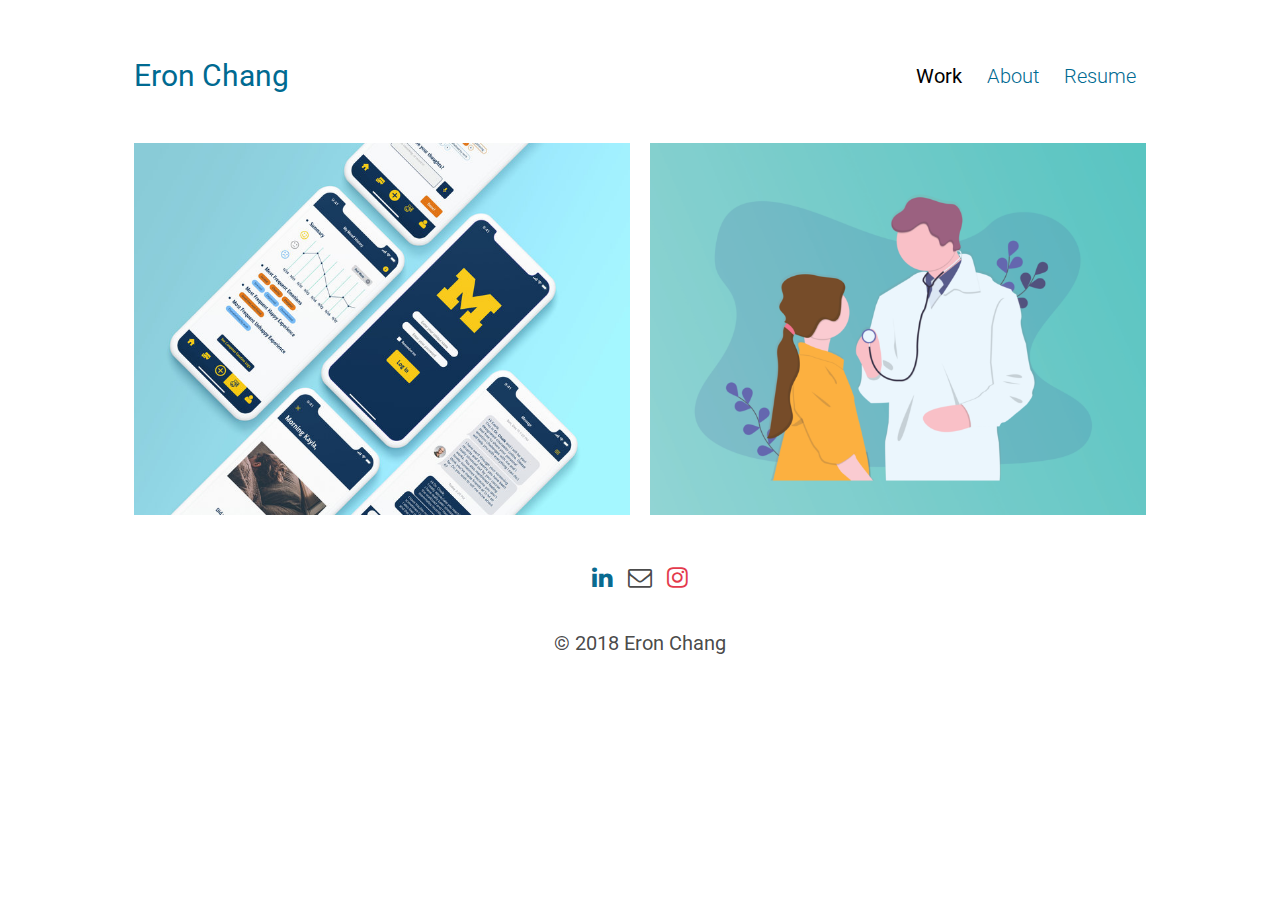
<file: index.html>
<!DOCTYPE html>
<html lang="en">

<head>
    <meta charset="UTF-8">
    <meta name="viewport" content="width=device-width, initial-scale=1.0">
    <meta http-equiv="X-UA-Compatible" content="ie=edge">
    <title>2019 Waiver Project | Work</title>
    <link href="https://stackpath.bootstrapcdn.com/font-awesome/4.7.0/css/font-awesome.min.css" rel="stylesheet"
        integrity="sha384-wvfXpqpZZVQGK6TAh5PVlGOfQNHSoD2xbE+QkPxCAFlNEevoEH3Sl0sibVcOQVnN" crossorigin="anonymous">
    <link href="https://fonts.googleapis.com/css?family=Roboto&display=swap" rel="stylesheet">
    <link rel="stylesheet" href="css/public.css">
    <link rel="stylesheet" href="css/index.css">
</head>

<body>
    <header class="container">
        <nav>
            <a href="/" class="brand">Eron Chang</a>
            <ul class="nav-menu">
                <li class="active"><a href="index.html">Work</a></li>
                <li><a href="about.html">About</a></li>
                <li><a href="pdf/Resume_TingWeiChang.pdf">Resume</a></li>
            </ul>
        </nav>
    </header>

    <main class="container">
        <h1>2019 Waiver Project | Work</h1>
        <div class="row">
            <div class="col-6">
                <a href="proj_UM_CAPS.html">
                    <div class="proj-img-wrap umcaps">
                        <img class="proj-img" src="img/projects/umcaps.png" alt="UM CAPS">
                        <div class="proj-img-overlay">
                            <div class="proj-title">UM CAPS</div>
                            <div class="proj-subtitle">Interaction Design</div>
                        </div>
                    </div>
                </a>
            </div>
            <div class="col-6">
                <a href="proj_Pediatric_Feeding_Disorder.html">
                    <div class="proj-img-wrap pediatric">
                        <img class="proj-img" src="img/projects/pediatric.png" alt="Pediatric Feeding Disorder">
                        <div class="proj-img-overlay">
                            <div class="proj-title">Pediatric Feeding<br>Disorder</div>
                            <div class="proj-subtitle">Coming Soon</div>
                        </div>
                    </div>
                </a>
            </div>
        </div>
    </main>

    <footer class="container">
        <div class="icons">
            <a href="https://www.linkedin.com/in/ting-wei-chang" aria-label="linkedin">
                <i class="fa fa-linkedin" aria-hidden="true"></i></a>
            <a href="mailto:changtw@umich.edu" aria-label="email">
                <i class="fa fa-envelope-o" aria-hidden="true"></i></a>
            <a href="http://instagram.com/eronchang" aria-label="instagram">
                <i class="fa fa-instagram" aria-hidden="true"></i></a>
        </div>

        &copy; 2018 Eron Chang
    </footer>
</body>

</html>
</file>
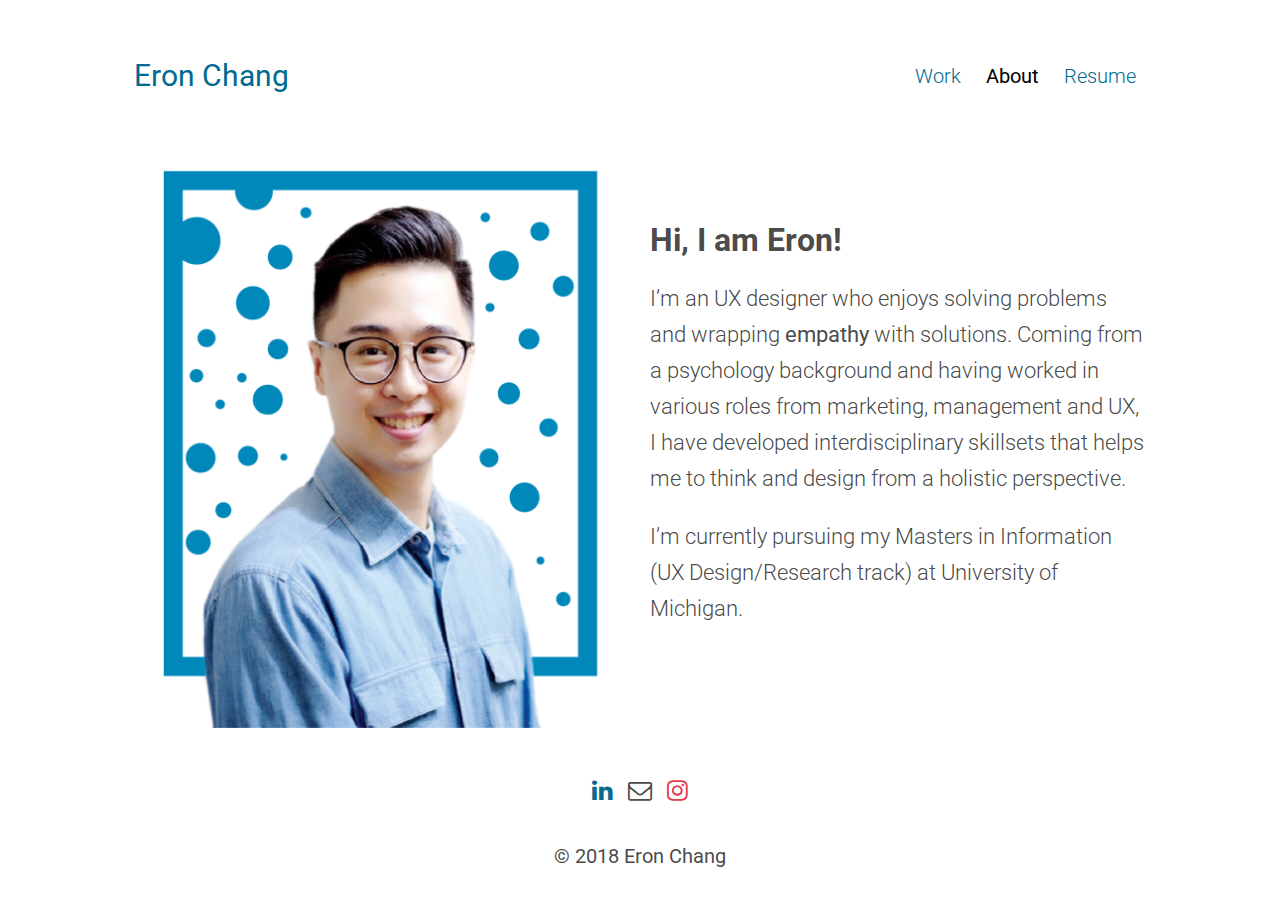
<file: about.html>
<!DOCTYPE html>
<html lang="en">

<head>
    <meta charset="UTF-8">
    <meta name="viewport" content="width=device-width, initial-scale=1.0">
    <meta http-equiv="X-UA-Compatible" content="ie=edge">
    <title>2019 Waiver Project | About</title>
    <link href="https://stackpath.bootstrapcdn.com/font-awesome/4.7.0/css/font-awesome.min.css" rel="stylesheet"
        integrity="sha384-wvfXpqpZZVQGK6TAh5PVlGOfQNHSoD2xbE+QkPxCAFlNEevoEH3Sl0sibVcOQVnN" crossorigin="anonymous">
    <link href="https://fonts.googleapis.com/css?family=Roboto&display=swap" rel="stylesheet">
    <link rel="stylesheet" href="css/public.css">
    <link rel="stylesheet" href="css/about.css">
</head>

<body>
    <header class="container">
        <nav>
            <a href="/" class="brand">Eron Chang</a>
            <ul class="nav-menu">
                <li><a href="index.html">Work</a></li>
                <li class="active"><a href="about.html">About</a></li>
                <li><a href="pdf/Resume_TingWeiChang.pdf">Resume</a></li>
            </ul>
        </nav>
    </header>

    <main class="container">
        <h1>2019 Waiver Project | About</h1>
        <div class="row">
            <div class="col-6">
                <div class="profilepic-wrap">
                    <img class="profilepic" src="img/profilepic.png" alt="Profile Picture">
                </div>
            </div>
            <div class="col-6">
                <div class="intro-wrap">
                    <div class="intro-title">
                        Hi, I am Eron!
                    </div>
                    <p>
                        I’m an UX designer who enjoys solving problems and wrapping <strong>empathy</strong> with
                        solutions. Coming from
                        a psychology background and having worked in various roles from marketing, management and UX, I
                        have developed interdisciplinary skillsets that helps me to think and design from a holistic
                        perspective.
                    </p>
                    <p>
                        I’m currently pursuing my Masters in Information (UX Design/Research track) at University of
                        Michigan.
                    </p>
                </div>

            </div>
        </div>
    </main>

    <footer class="container">
        <div class="icons">
            <a href="https://www.linkedin.com/in/ting-wei-chang" aria-label="linkedin">
                <i class="fa fa-linkedin" aria-hidden="true"></i></a>
            <a href="mailto:changtw@umich.edu" aria-label="email">
                <i class="fa fa-envelope-o" aria-hidden="true"></i></a>
            <a href="http://instagram.com/eronchang" aria-label="instagram">
                <i class="fa fa-instagram" aria-hidden="true"></i></a>
        </div>

        &copy; 2018 Eron Chang
    </footer>
</body>

</html>
</file>
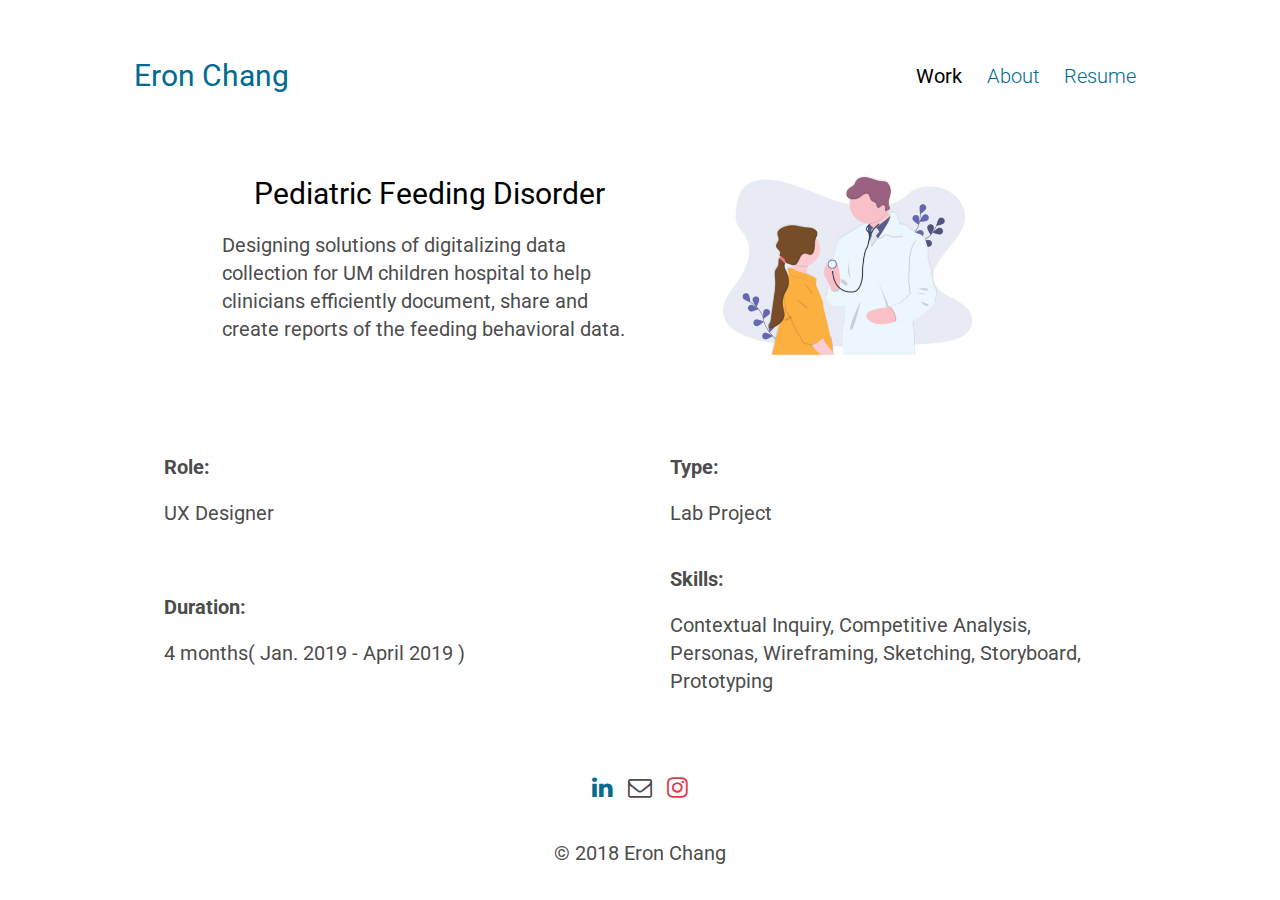
<file: proj_Pediatric_Feeding_Disorder.html>
<!DOCTYPE html>
<html lang="en">

<head>
    <meta charset="UTF-8">
    <meta name="viewport" content="width=device-width, initial-scale=1.0">
    <meta http-equiv="X-UA-Compatible" content="ie=edge">
    <title>2019 Waiver Project</title>
    <link href="https://stackpath.bootstrapcdn.com/font-awesome/4.7.0/css/font-awesome.min.css" rel="stylesheet"
        integrity="sha384-wvfXpqpZZVQGK6TAh5PVlGOfQNHSoD2xbE+QkPxCAFlNEevoEH3Sl0sibVcOQVnN" crossorigin="anonymous">
    <link href="https://fonts.googleapis.com/css?family=Roboto&display=swap" rel="stylesheet">
    <link rel="stylesheet" href="css/public.css">
    <link rel="stylesheet" href="css/project.css">
</head>

<body>
    <header class="container">
        <nav>
            <a href="/" class="brand">Eron Chang</a>
            <ul class="nav-menu">
                <li class="active"><a href="index.html">Work</a></li>
                <li><a href="about.html">About</a></li>
                <li><a href="pdf/Resume_TingWeiChang.pdf">Resume</a></li>
            </ul>
        </nav>
    </header>

    <main class="container">
        <h1>2019 Waiver Project | Work</h1>
        <div class="row first">
            <div class="col-1"></div>
            <div class="col-5">
                <div class="proj-descr">
                    <div class="proj-title">Pediatric Feeding Disorder</div>
                    <p>
                        Designing solutions of digitalizing data collection for UM children hospital to help clinicians
                        efficiently document, share and create reports of the feeding behavioral data.
                    </p>
                </div>
            </div>
            <div class="col-5">
                <div class="proj-img-wrap">
                    <img src="img/projects/pediatric_main.png" alt="Pediatric Feeding Disorder">
                </div>
            </div>
            <div class="col-1"></div>
        </div>
        <div class="row proj-detail">
            <div class="col-6">
                <div><strong>Role:</strong></div>
                <p>
                    UX Designer
                </p>
            </div>
            <div class="col-6">
                <div><strong>Type:</strong></div>
                <p>
                    Lab Project
                </p>
            </div>
        </div>
        <div class="row proj-detail">
            <div class="col-6">
                <div><strong>Duration:</strong></div>
                <p>
                    4 months( Jan. 2019 - April 2019 )
                </p>
            </div>
            <div class="col-6">
                <div><strong>Skills:</strong></div>
                <p>
                    Contextual Inquiry, Competitive Analysis, Personas, Wireframing, Sketching, Storyboard, Prototyping
                </p>
            </div>
        </div>
    </main>

    <footer class="container">
        <div class="icons">
            <a href="https://www.linkedin.com/in/ting-wei-chang" aria-label="linkedin">
                <i class="fa fa-linkedin" aria-hidden="true"></i></a>
            <a href="mailto:changtw@umich.edu" aria-label="email">
                <i class="fa fa-envelope-o" aria-hidden="true"></i></a>
            <a href="http://instagram.com/eronchang" aria-label="instagram">
                <i class="fa fa-instagram" aria-hidden="true"></i></a>
        </div>

        &copy; 2018 Eron Chang
    </footer>
</body>

</html>
</file>
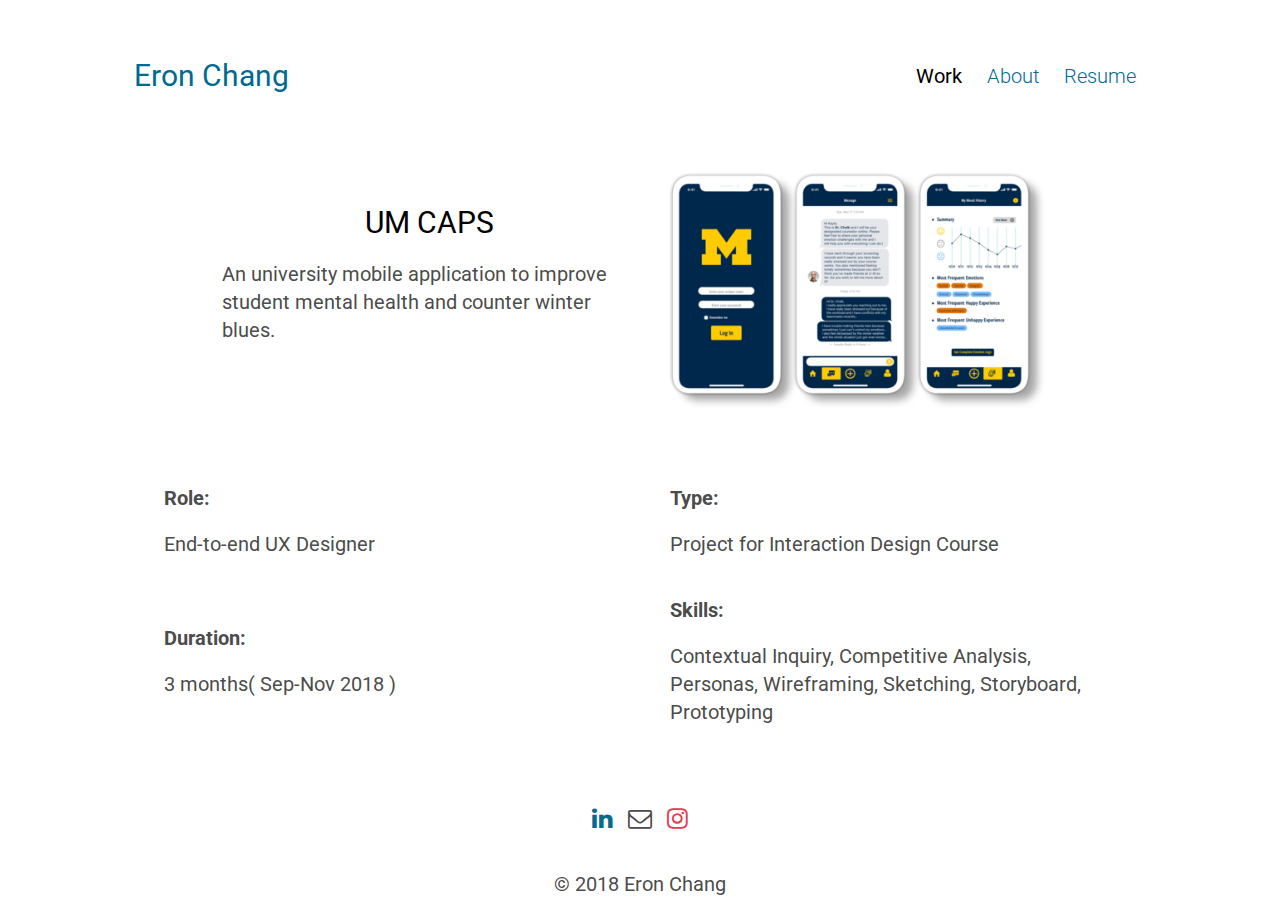
<file: proj_UM_CAPS.html>
<!DOCTYPE html>
<html lang="en">

<head>
    <meta charset="UTF-8">
    <meta name="viewport" content="width=device-width, initial-scale=1.0">
    <meta http-equiv="X-UA-Compatible" content="ie=edge">
    <title>2019 Waiver Project</title>
    <link href="https://stackpath.bootstrapcdn.com/font-awesome/4.7.0/css/font-awesome.min.css" rel="stylesheet"
        integrity="sha384-wvfXpqpZZVQGK6TAh5PVlGOfQNHSoD2xbE+QkPxCAFlNEevoEH3Sl0sibVcOQVnN" crossorigin="anonymous">
    <link href="https://fonts.googleapis.com/css?family=Roboto&display=swap" rel="stylesheet">
    <link rel="stylesheet" href="css/public.css">
    <link rel="stylesheet" href="css/project.css">
</head>

<body>
    <header class="container">
        <nav>
            <a href="/" class="brand">Eron Chang</a>
            <ul class="nav-menu">
                <li class="active"><a href="index.html">Work</a></li>
                <li><a href="about.html">About</a></li>
                <li><a href="pdf/Resume_TingWeiChang.pdf">Resume</a></li>
            </ul>
        </nav>
    </header>

    <main class="container">
        <h1>2019 Waiver Project | Work</h1>
        <div class="row first">
            <div class="col-1"></div>
            <div class="col-5">
                <div class="proj-descr">
                    <div class="proj-title">UM CAPS</div>
                    <p>
                        An university mobile application to improve student mental health and counter winter blues.
                    </p>
                </div>
            </div>
            <div class="col-5">
                <div class="proj-img-wrap">
                    <img src="img/projects/umcaps_main.png" alt="UM CAPS">
                </div>
            </div>
            <div class="col-1"></div>
        </div>
        <div class="row proj-detail">
            <div class="col-6">
                <div><strong>Role:</strong></div>
                <p>
                    End-to-end UX Designer
                </p>
            </div>
            <div class="col-6">
                <div><strong>Type:</strong></div>
                <p>
                    Project for Interaction Design Course
                </p>
            </div>
        </div>
        <div class="row proj-detail">
            <div class="col-6">
                <div><strong>Duration:</strong></div>
                <p>
                    3 months( Sep-Nov 2018 )
                </p>
            </div>
            <div class="col-6">
                <div><strong>Skills:</strong></div>
                <p>
                    Contextual Inquiry, Competitive Analysis, Personas, Wireframing, Sketching, Storyboard, Prototyping
                </p>
            </div>
        </div>
    </main>

    <footer class="container">
        <div class="icons">
            <a href="https://www.linkedin.com/in/ting-wei-chang" aria-label="linkedin">
                <i class="fa fa-linkedin" aria-hidden="true"></i></a>
            <a href="mailto:changtw@umich.edu" aria-label="email">
                <i class="fa fa-envelope-o" aria-hidden="true"></i></a>
            <a href="http://instagram.com/eronchang" aria-label="instagram">
                <i class="fa fa-instagram" aria-hidden="true"></i></a>
        </div>

        &copy; 2018 Eron Chang
    </footer>
</body>

</html>
</file>
<file: css/public.css>
body {
    font-family: 'Roboto', sans-serif;
    color: rgba(51, 51, 51, .9);
}

a {
    color: inherit;
    text-decoration: none;
}

h1 {
    font-size: 10px;
    width: 1px;
    height: 1px;
    display: inline-block;
    overflow: hidden;
    position: absolute!important;
    border: 0!important;
    padding: 0!important;
    margin: 0!important;
    color: #000;
    clip: rect(1px, 1px, 1px, 1px);
}

.container {
    width: 80%;
    max-width: 1200px;
    margin: auto;
}

header nav {
    display: flex;
    align-items: center;
    justify-content: space-between;
    padding: 50px 0;
}

header nav .brand {
    font-size: 30px;
    color: #006a91;
}

header nav ul.nav-menu {
    font-size: 20px;
    list-style: none;
    display: inline-block;
    margin: 0;
    padding: 0;
}

header nav ul.nav-menu>li {
    display: inline-block;
    color: #006a91;
    padding: 0 10px;
    font-weight: 300;
    transition: color .5s ease, font-weight .5s ease;
}

header nav ul.nav-menu>li:hover {
    color: #000;
}

header nav ul.nav-menu>li.active {
    color: #000;
    font-weight: 400;
}

.row {
    display: flex;
    align-items: center;
    justify-content: space-between;
}

footer {
    font-size: 20px;
    text-align: center;
    padding: 10px;
}

footer .icons {
    text-align: center;
    margin: 30px auto 30px auto;
    padding: 10px 0;
}

footer .icons i {
    font-size: 24px;
    margin: 0 5px;
    opacity: 1;
    transition: opacity .5s ease;
}

footer .icons:hover i {
    opacity: .5;
}

footer .icons i:hover {
    opacity: 1;
}

footer .icons i.fa.fa-linkedin {
    color: #096A90;
}

footer .icons i.fa.fa-instagram {
    color: #E43A4C;
}

/* Medium devices */
@media only screen and (max-width: 992px) {
    .row {
        flex-direction: column;
    }
}

/* Small devices */
@media only screen and (max-width: 600px) {
    header nav .brand {
        font-size: 10vw;
        padding-bottom: .25em;
    }

    header nav {
        display: flex;
        flex-flow: column;
    }

    header nav ul.nav-menu {
        width: 100%;
        display: flex;
        align-items: center;
        justify-content: space-around;
        padding-top: .25em;
        border-top: 1px solid #0087ba;
    }

    header nav ul.nav-menu>li {
        display: inline-flex;
    }
}
</file>
<file: css/index.css>
.row>.col-6 {
    width: 49%;
}

.row>.col-6 .proj-img-wrap {
    position: relative;
    cursor: pointer;
}

.row>.col-6 .proj-img-wrap>img.proj-img {
    width: 100%;
    display: block;
    transition: .5s ease;
}

.row>.col-6 .proj-img-wrap>.proj-img-overlay {
    display: flex;
    flex-direction: column;
    align-items: center;
    justify-content: center;
    opacity: 0;
    position: absolute;
    top: 0;
    left: 0;
    width: 100%;
    height: 100%;
    background-color: #335865;
    color: #FFF;
    text-align: center;
    transition: .5s ease;
}

.row>.col-6 .proj-img-wrap:hover>.proj-img-overlay {
    opacity: .85;
}

.row>.col-6 .proj-img-wrap>.proj-img-overlay .proj-title {
    font-size: 22px;
}

.row>.col-6 .proj-img-wrap>.proj-img-overlay .proj-subtitle {
    margin-top: 1em;
    font-size: 18px;
}

/* Medium devices */
@media only screen and (max-width: 992px) {
    .row>.col-6 {
        width: 100%;
        margin: 10px 0;
    }
}
</file>
<file: css/about.css>
.row>.col-6 {
    width: 49%;
}

.row>.col-6>.profilepic-wrap {
    width: 100%;
}

.row>.col-6>.profilepic-wrap>img.profilepic {
    display: block;
    width: 100%;
}

.row>.col-6>.intro-wrap {
    font-weight: 300;
    padding: 20px 0;
}

.row>.col-6>.intro-wrap>.intro-title {
    font-size: 32px;
    font-weight: bold;
}

.row>.col-6>.intro-wrap>p {
    font-size: 22px;
    line-height: 36px;
}

/* Medium devices */
@media only screen and (max-width: 992px) {   
    .row>.col-6 {
        width: 100%;
        margin: 10px 0;
    }
}
</file>
<file: css/project.css>
.row.first {
    margin-bottom: 50px;
}

.row>.col-5 {
    width: 41%;
}

.row>.col-1 {
    width: 8%;
}

.row>.col-5 .proj-descr .proj-title {
    font-size: 30px;
    color: #000;
    text-align: center;
}

.row>.col-5 .proj-descr p {
    font-size: 20px;
    line-height: 28px;
}

.row>.col-5 .proj-img-wrap img {
    display: block;
    width: 100%;
}

.row>.col-6 {
    width: 49%;
}

.row.proj-detail>.col-6 {
    font-size: 20px;
    padding: 10px 30px;
}

.row.proj-detail>.col-6 p {
    line-height: 28px;
}

/* Medium devices */
@media only screen and (max-width: 992px) {   
    .row>.col-5 {
        width: 100%;
        margin: 10px 0;
    }

    .row.proj-detail {
        flex-direction: row;
    }
}

/* Small devices */
@media only screen and (max-width: 600px) {
    .row.proj-detail {
        flex-direction: column;
    }

    .row.proj-detail>.col-6 {
        width: 100%;
        text-align: center;
    }
}
</file>
